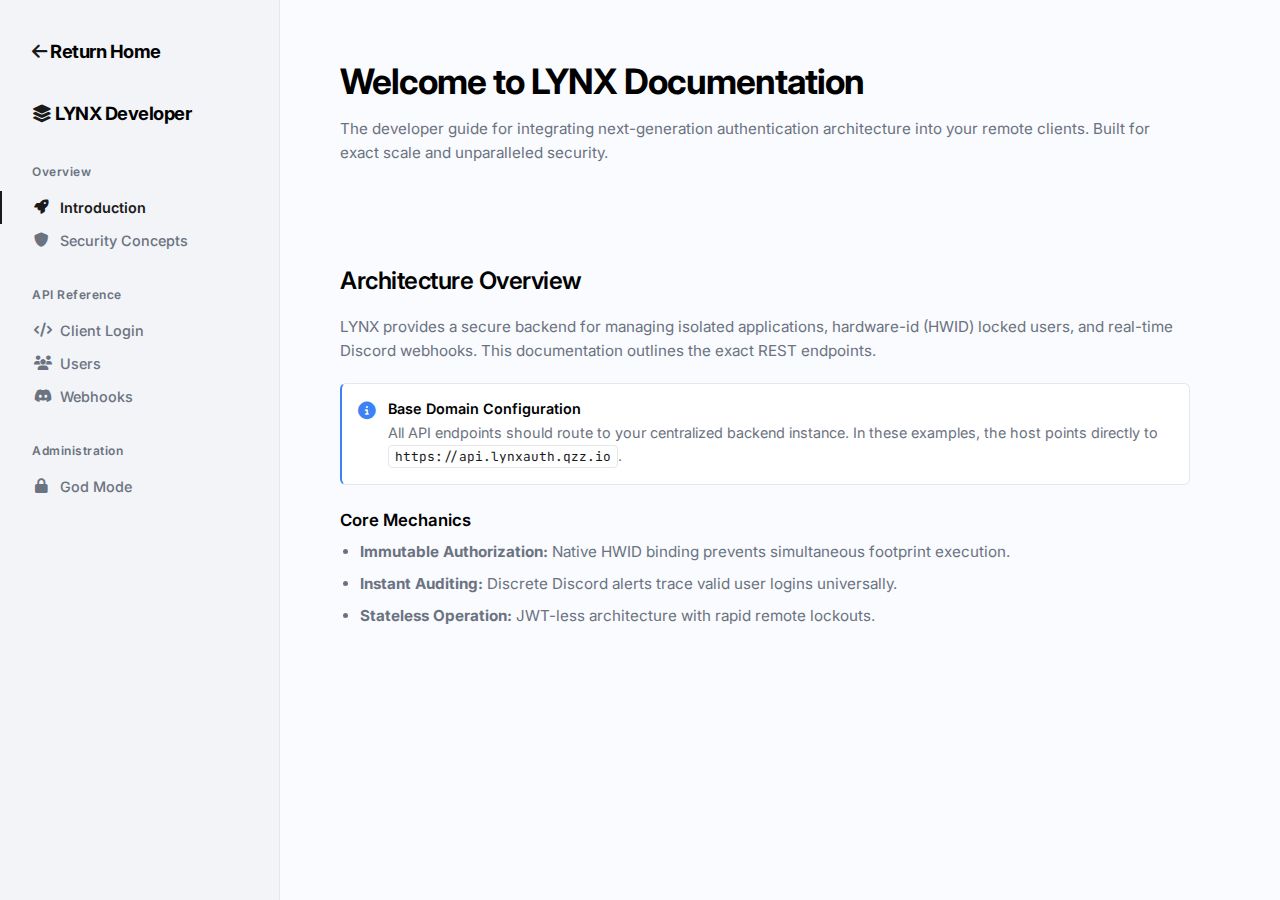
<file: docs.html>
<!DOCTYPE html>
<html lang="en">
<head>
    <meta charset="UTF-8">
    <meta name="viewport" content="width=device-width, initial-scale=1.0">
    <title>LYNX | Documentation</title>
    <link href="https://fonts.googleapis.com/css2?family=Inter:wght@400;500;600;700&family=JetBrains+Mono:wght@400;500&display=swap" rel="stylesheet">
    <link rel="stylesheet" href="https://cdnjs.cloudflare.com/ajax/libs/font-awesome/6.4.0/css/all.min.css">
    <style>
        :root {
            /* Clean White Theme Only */
            --bg-base: #f9fbff;
            --bg-surface: #ffffff;
            --bg-sidebar: #f2f4f7;
            --bg-hover: #eaedf2;
            
            --text-primary: #1a1a1b;
            --text-secondary: #6b7280;
            --text-accent: #000000;
            
            --border-subtle: #e5e7eb;
            --border-hover: #d1d5db;
            
            --success: #10b981;
            --warning: #f59e0b;
            --danger: #ef4444;
            --blue: #3b82f6;

            --font-main: 'Inter', -apple-system, BlinkMacSystemFont, "Segoe UI", Roboto, sans-serif;
            --font-code: 'JetBrains Mono', Consolas, Monaco, monospace;
        }

        * { 
            margin: 0; 
            padding: 0; 
            box-sizing: border-box; 
            scrollbar-width: none; /* Firefox */
            -ms-overflow-style: none; /* IE and Edge */
        }

        /* WebKit (Chrome, Safari, newer Edge) */
        ::-webkit-scrollbar {
            display: none;
        }

        body {
            background-color: var(--bg-base);
            color: var(--text-primary);
            font-family: var(--font-main);
            display: flex;
            height: 100vh;
            overflow: hidden;
            -webkit-font-smoothing: antialiased;
            -moz-osx-font-smoothing: grayscale;
            transition: background 0.3s ease, color 0.3s ease;
        }

        /* SIDEBAR (Minimalist) */
        aside {
            width: 280px;
            background: var(--bg-sidebar);
            border-right: 1px solid var(--border-subtle);
            padding: 40px 0;
            display: flex;
            flex-direction: column;
            z-index: 10;
        }

        .brand {
            font-family: var(--font-main);
            font-weight: 700;
            font-size: 1.15rem;
            color: var(--text-accent);
            padding: 0 32px;
            margin-bottom: 40px;
            display: flex;
            align-items: center;
            gap: 12px;
            letter-spacing: -0.5px;
        }

        .brand i { color: var(--text-primary); font-size: 1.1rem; }

        .nav-group { margin-bottom: 30px; }
        .nav-group-title {
            padding: 0 32px;
            font-size: 0.75rem;
            color: var(--text-secondary);
            font-weight: 600;
            margin-bottom: 12px;
            letter-spacing: 0.5px;
        }

        .nav-item {
            padding: 8px 32px;
            color: var(--text-secondary);
            font-weight: 500;
            font-size: 0.9rem;
            cursor: pointer;
            transition: color 0.2s, background 0.2s;
            display: flex;
            align-items: center;
            gap: 12px;
            border-left: 2px solid transparent;
        }

        .nav-item i { width: 14px; text-align: center; }
        .nav-item:hover { color: var(--text-primary); background: var(--bg-hover); }
        .nav-item.active {
            color: var(--text-primary);
            border-left-color: var(--text-primary);
            background: rgba(255, 255, 255, 0.03);
            font-weight: 600;
        }


        /* MAIN CONTENT (Clean reading space) */
        main {
            flex: 1;
            padding: 60px;
            overflow-y: auto;
            position: relative;
            scroll-behavior: smooth;
        }

        .hero-section {
            padding-bottom: 40px;
            margin-bottom: 40px;
            animation: fadeIn 0.4s ease;
        }

        h1 { 
            font-size: 2.2rem; 
            font-weight: 700; 
            letter-spacing: -1px; 
            margin-bottom: 15px; 
            color: var(--text-accent);
        }
        
        h2 { 
            font-size: 1.5rem; 
            font-weight: 600; 
            color: var(--text-accent); 
            margin: 40px 0 20px 0; 
            letter-spacing: -0.5px;
        }
        
        h3 { 
            font-size: 1.05rem; 
            font-weight: 600; 
            color: var(--text-accent); 
            margin: 25px 0 10px 0; 
        }

        p { 
            color: var(--text-secondary); 
            line-height: 1.6; 
            margin-bottom: 20px; 
            font-size: 0.95rem; 
        }

        .content-section {
            display: none;
            max-width: 850px;
            animation: fadeIn 0.4s ease;
        }
        .content-section.active { display: block; }

        @keyframes fadeIn {
            from { opacity: 0; transform: translateY(5px); }
            to { opacity: 1; transform: translateY(0); }
        }

        /* CODE BLOCKS (Flat and precise) */
        .code-block {
            background: var(--bg-surface);
            border: 1px solid var(--border-subtle);
            border-radius: 6px;
            padding: 20px;
            margin: 20px 0;
        }

        .code-header {
            display: flex;
            justify-content: space-between;
            align-items: center;
            margin-bottom: 15px;
            padding-bottom: 15px;
            border-bottom: 1px solid var(--border-subtle);
        }

        .code-lang {
            font-family: var(--font-code);
            font-size: 0.75rem;
            color: var(--text-secondary);
        }

        .copy-btn {
            background: transparent;
            border: 1px solid var(--border-subtle);
            color: var(--text-secondary);
            padding: 4px 8px;
            border-radius: 4px;
            font-size: 0.75rem;
            cursor: pointer;
            transition: 0.2s;
            display: flex;
            align-items: center;
            gap: 6px;
        }

        .copy-btn:hover { background: var(--bg-hover); color: var(--text-primary); border-color: var(--border-hover); }

        pre {
            font-family: var(--font-code);
            color: var(--text-primary);
            font-size: 0.85rem;
            line-height: 1.6;
            overflow-x: auto;
        }

        .keyword { color: #ff7b72; }
        .string { color: #a5d6ff; }
        .function { color: #d2a8ff; }
        .comment { color: #8b949e; }

        /* ENDPOINT CARDS (Flat structure) */
        .endpoint-card { margin-bottom: 40px; }

        .endpoint-url {
            display: flex;
            align-items: center;
            gap: 12px;
            font-family: var(--font-code);
            font-size: 0.9rem;
            margin-bottom: 15px;
            background: var(--bg-surface);
            padding: 12px 16px;
            border-radius: 6px;
            border: 1px solid var(--border-subtle);
        }

        .endpoint-badge {
            background: var(--bg-base);
            border: 1px solid var(--border-hover);
            color: var(--text-primary);
            padding: 2px 6px;
            border-radius: 4px;
            font-size: 0.75rem;
            font-weight: 500;
        }

        /* TABLES (Minimal horizontal borders) */
        table {
            width: 100%;
            border-collapse: collapse;
            margin: 20px 0;
        }

        th, td {
            text-align: left;
            padding: 12px 0;
            border-bottom: 1px solid var(--border-subtle);
            font-size: 0.9rem;
        }

        th { color: var(--text-primary); font-weight: 500; }
        td { color: var(--text-secondary); }
        td code, p code { 
            background: var(--bg-surface); 
            border: 1px solid var(--border-subtle);
            padding: 2px 6px; 
            border-radius: 4px; 
            font-family: var(--font-code); 
            font-size: 0.8rem; 
            color: var(--text-primary); 
        }

        ul { margin-left: 20px; margin-bottom: 20px; }
        li { color: var(--text-secondary); line-height: 1.6; margin-bottom: 8px; font-size: 0.95rem; }

        /* WARNING/INFO ALERTS (Subtle outlines) */
        .alert {
            padding: 16px;
            border-radius: 6px;
            margin: 20px 0;
            display: flex;
            gap: 12px;
            background: var(--bg-surface);
            border: 1px solid var(--border-subtle);
        }

        .alert-warning { border-left: 2px solid var(--warning); }
        .alert-info { border-left: 2px solid var(--blue); }

        .alert i { font-size: 1.1rem; margin-top: 2px; }
        .alert-warning i { color: var(--warning); }
        .alert-info i { color: var(--blue); }

        .alert-content p { margin: 0; font-size: 0.9rem; }
        .alert-content strong { display: block; margin-bottom: 4px; color: var(--text-accent); font-weight: 600; font-size: 0.9rem; }

        @media(max-width: 768px) {
            body { flex-direction: column; overflow-y: auto; overflow-x: hidden; }
            aside { width: 100%; height: auto; border-right: none; border-bottom: 1px solid var(--border-subtle); padding: 20px 0; flex-shrink: 0; position: static; transition: 0.3s; }
            .brand { margin-bottom: 0px; padding: 0 20px; display: flex; justify-content: space-between; align-items: center; width: 100%; }
            .nav-group { display: none; }
            aside.open .nav-group { display: block; margin-top: 25px; }
            aside.open .brand { margin-bottom: 25px; }
            #mobile-toggle { display: block !important; font-size: 1.5rem; color: var(--text-primary); }
            .nav-group-title { padding: 0 20px; }
            .nav-item { padding: 10px 20px; }
            main { padding: 30px 20px; flex-shrink: 0; overflow-y: visible; }
            h1 { font-size: 1.8rem; }
            .hero-section { margin-bottom: 30px; padding-bottom: 30px; }
            .content-section { max-width: 100%; }
            .endpoint-url { flex-direction: column; align-items: flex-start; gap: 8px; }
            table, th, td { display: block; width: 100%; border: none; }
            th { border-bottom: 1px solid var(--border-subtle); }
            td { padding: 8px 0; border-bottom: 1px dotted var(--border-subtle); }
            tr { margin-bottom: 20px; display: block; border-bottom: 1px solid var(--border-subtle); padding-bottom: 10px;}
            pre { font-size: 0.75rem; }
        }
    </style>
</head>
<body>

    <aside id="docs-sidebar">
        <a href="index.html" style="text-decoration:none;" class="brand">
            <div><i class="fa-solid fa-arrow-left"></i> Return Home</div>
        </a>

        <div class="brand">
            <div><i class="fa-solid fa-layer-group"></i> LYNX Developer</div>
            <i class="fa-solid fa-bars" id="mobile-toggle" onclick="document.getElementById('docs-sidebar').classList.toggle('open')" style="display:none; cursor:pointer;"></i>
        </div>
        
        <div class="nav-group">
            <div class="nav-group-title">Overview</div>
            <div class="nav-item active" onclick="switchSection('intro', this)"><i class="fa-solid fa-rocket"></i> Introduction</div>
            <div class="nav-item" onclick="switchSection('auth', this)"><i class="fa-solid fa-shield"></i> Security Concepts</div>
        </div>

        <div class="nav-group">
            <div class="nav-group-title">API Reference</div>
            <div class="nav-item" onclick="switchSection('api-login', this)"><i class="fa-solid fa-code"></i> Client Login</div>
            <div class="nav-item" onclick="switchSection('api-users', this)"><i class="fa-solid fa-users"></i> Users</div>
            <div class="nav-item" onclick="switchSection('api-webhooks', this)"><i class="fa-brands fa-discord"></i> Webhooks</div>
        </div>
        
        <div class="nav-group">
            <div class="nav-group-title">Administration</div>
            <div class="nav-item" onclick="switchSection('admin', this)"><i class="fa-solid fa-lock"></i> God Mode</div>
        </div>
    </aside>

    <main>
        <!-- INTRODUCTION -->
        <div id="intro" class="content-section active">
            <div class="hero-section">
                <h1>Welcome to LYNX Documentation</h1>
                <p>The developer guide for integrating next-generation authentication architecture into your remote clients. Built for exact scale and unparalleled security.</p>
            </div>

            <h2>Architecture Overview</h2>
            <p>LYNX provides a secure backend for managing isolated applications, hardware-id (HWID) locked users, and real-time Discord webhooks. This documentation outlines the exact REST endpoints.</p>

            <div class="alert alert-info">
                <i class="fa-solid fa-circle-info"></i>
                <div class="alert-content">
                    <strong>Base Domain Configuration</strong>
                    <p>All API endpoints should route to your centralized backend instance. In these examples, the host points directly to <code>https://api.lynxauth.qzz.io</code>.</p>
                </div>
            </div>

            <h3>Core Mechanics</h3>
            <ul>
                <li><b>Immutable Authorization:</b> Native HWID binding prevents simultaneous footprint execution.</li>
                <li><b>Instant Auditing:</b> Discrete Discord alerts trace valid user logins universally.</li>
                <li><b>Stateless Operation:</b> JWT-less architecture with rapid remote lockouts.</li>
            </ul>
        </div>

        <!-- AUTHENTICATION -->
        <div id="auth" class="content-section">
            <div class="hero-section">
                <h1>Authentication Architecture</h1>
                <p>Understanding identity resolution and keys inside LYNX.</p>
            </div>

            <h2>Security Isolation</h2>
            <p>We divide environment credentials explicitly into two discrete spheres:</p>
            
            <div class="endpoint-card">
                <h3>1. Master Access (Dashboard & Admin)</h3>
                <p>Operations targeting global application drops and user allocations require your <code>OwnerID</code>. Think of this as the root system key generated during Firebase authentication.</p>
            </div>

            <div class="endpoint-card">
                <h3>2. Executable Access (Client Bins)</h3>
                <p>Compiled software (C#, Python, DLLs) strictly relies on an application-level <code>App Secret</code>. An App Secret cannot query your wallet data, nor can it obliterate databases.</p>
            </div>

            <div class="alert alert-warning">
                <i class="fa-solid fa-triangle-exclamation"></i>
                <div class="alert-content">
                    <strong>Avoid Hardcoding Master Secrets</strong>
                    <p>Never expose your <code>OwnerID</code> within redistributable client binaries! Only compile the <code>App Secret</code> inside your executable.</p>
                </div>
            </div>
        </div>

        <!-- API: CLIENT LOGIN -->
        <div id="api-login" class="content-section">
            <div class="hero-section">
                <h1>Client Login</h1>
                <p>Authenticate an end-user from remote software boundaries.</p>
            </div>

            <div class="endpoint-card">
                <div class="endpoint-url">
                    <span class="endpoint-badge">POST</span>
                    <span style="color: var(--text-accent);">/api/1.0/user_login</span>
                </div>
                <p>Evaluates a given username, password, and HWID fingerprint against your exact application tier.</p>
                
                <h3>Request Payload (JSON)</h3>
                <table>
                    <tr><th>Parameter</th><th>Type</th><th>Descriptor</th></tr>
                    <tr><td><code>ownerid</code></td><td>String</td><td>Your global Seller ID reference</td></tr>
                    <tr><td><code>app_secret</code></td><td>String</td><td>The isolated secret token for your specific App</td></tr>
                    <tr><td><code>username</code></td><td>String</td><td>The provisioned user identity</td></tr>
                    <tr><td><code>password</code></td><td>String</td><td>The provisioned user password</td></tr>
                    <tr><td><code>hwid</code></td><td>String</td><td>The local physical machine digest (ex. SHA256)</td></tr>
                </table>

                <div class="code-block">
                    <div class="code-header">
                        <span class="code-lang">Python (lynx.py)</span>
                        <div class="copy-btn" onclick="navigator.clipboard.writeText(this.parentElement.nextElementSibling.innerText); const t = this.innerText; this.innerHTML = '<i class=\'fa-solid fa-check\'></i> Copied!'; setTimeout(()=>this.innerHTML=t, 2000);"><i class="fa-regular fa-copy"></i> Copy</div>
                    </div>
<pre>
<span class="keyword">import</span> requests
<span class="keyword">import</span> platform
<span class="keyword">import</span> hashlib

<span class="keyword">class</span> LynxAuthAPI:
    <span class="keyword">def</span> __init__(self, ownerid, secret, api_url=<span class="string">"https://api.lynxauth.qzz.io"</span>):
        <span class="keyword">if</span> api_url.endswith(<span class="string">"/"</span>):
            api_url = api_url[:-1]
        
        self.ownerid = ownerid
        self.secret = secret
        self.api_url = <span class="string">f"{api_url}/api/1.0/user_login"</span>

    <span class="keyword">def</span> get_hwid(self):
        <span class="keyword">return</span> hashlib.sha256(<span class="string">f"{platform.node()}-{platform.processor()}"</span>.encode()).hexdigest()

    <span class="keyword">def</span> login(self, username, password):
        payload = {
            <span class="string">"ownerid"</span>: self.ownerid,
            <span class="string">"app_secret"</span>: self.secret,
            <span class="string">"username"</span>: username,
            <span class="string">"password"</span>: password,
            <span class="string">"hwid"</span>: self.get_hwid()
        }
        <span class="keyword">try</span>:
            response = requests.post(self.api_url, json=payload)
            <span class="keyword">return</span> response.json()
        <span class="keyword">except</span> requests.exceptions.RequestException <span class="keyword">as</span> e:
            <span class="keyword">return</span> {<span class="string">"success"</span>: False, <span class="string">"message"</span>: <span class="string">f"Connection Error: {e}"</span>}
</pre>
                </div>

                <div class="code-block">
                    <div class="code-header">
                        <span class="code-lang">C# (Auth.cs)</span>
                        <div class="copy-btn" onclick="navigator.clipboard.writeText(this.parentElement.nextElementSibling.innerText); const t = this.innerText; this.innerHTML = '<i class=\'fa-solid fa-check\'></i> Copied!'; setTimeout(()=>this.innerHTML=t, 2000);"><i class="fa-regular fa-copy"></i> Copy</div>
                    </div>
<pre>
<span class="keyword">using</span> System.Security.Cryptography;
<span class="keyword">using</span> System.Text;
<span class="keyword">using</span> Newtonsoft.Json;
<span class="keyword">using</span> System;
<span class="keyword">using</span> System.Net.Http;
<span class="keyword">using</span> System.Threading.Tasks;

<span class="keyword">namespace</span> LynxAuth
{
    <span class="keyword">public class</span> Auth
    {
        <span class="keyword">private readonly string</span> OwnerId;
        <span class="keyword">private readonly string</span> Secret;
        <span class="keyword">private readonly string</span> ApiUrl;
        <span class="keyword">private static readonly</span> HttpClient client = <span class="keyword">new</span> HttpClient();

        <span class="keyword">public</span> Auth(<span class="keyword">string</span> ownerid, <span class="keyword">string</span> secret, <span class="keyword">string</span> apiUrl = <span class="string">"https://api.lynxauth.qzz.io"</span>)
        {
            OwnerId = ownerid;
            Secret = secret;

            <span class="keyword">if</span> (apiUrl.EndsWith(<span class="string">"/"</span>))
                apiUrl = apiUrl.TrimEnd(<span class="string">'/'</span>);

            ApiUrl = <span class="string">$"{apiUrl}/api/1.0/user_login"</span>;
        }

        <span class="keyword">private static string</span> GetHwid()
        {
            var input = <span class="string">$"{Environment.MachineName}-{Environment.UserName}-{Environment.ProcessorCount}"</span>;
            <span class="keyword">using</span> (var sha256 = SHA256.Create())
            {
                var bytes = sha256.ComputeHash(Encoding.UTF8.GetBytes(input));
                <span class="keyword">return</span> BitConverter.ToString(bytes).Replace(<span class="string">"-"</span>, <span class="string">""</span>).ToLowerInvariant();
            }
        }

        <span class="keyword">public async</span> Task&lt;dynamic&gt; Login(<span class="keyword">string</span> username, <span class="keyword">string</span> password)
        {
            var payload = <span class="keyword">new</span>
            {
                ownerid = OwnerId,
                app_secret = Secret,
                username = username,
                password = password,
                hwid = GetHwid()
            };

            var json = JsonConvert.SerializeObject(payload);
            var content = <span class="keyword">new</span> StringContent(json, Encoding.UTF8, <span class="string">"application/json"</span>);

            <span class="keyword">try</span>
            {
                var response = <span class="keyword">await</span> client.PostAsync(ApiUrl, content);
                var result = <span class="keyword">await</span> response.Content.ReadAsStringAsync();
                <span class="keyword">return</span> JsonConvert.DeserializeObject(result);
            }
            <span class="keyword">catch</span> (HttpRequestException e)
            {
                <span class="keyword">return new</span> { success = <span class="keyword">false</span>, message = <span class="string">$"Connection Error: {e.Message}"</span> };
            }
        }
    }
}
</pre>
                </div>
            </div>
            
            <h2>Response Interpretation</h2>
            <p>A unified dict/JSON object outlining session persistence is returned.</p>
            <ul>
                <li><code>{"success": true, "message": "Login successful.", "info": {"expires": "2026-12-31T00:00:00"}}</code></li>
                <li><code>{"success": false, "message": "HWID mismatch."}</code> - Machine footprint deviation.</li>
                <li><code>{"success": false, "message": "Your subscription has expired."}</code> - Strict time lockout.</li>
            </ul>
        </div>

        <!-- API: USER MANAGEMENT -->
        <div id="api-users" class="content-section">
            <div class="hero-section">
                <h1>User Management</h1>
                <p>Modify and assign entity states remotely through external bots or scripts.</p>
            </div>

            <div class="endpoint-card">
                <div class="endpoint-url">
                    <span class="endpoint-badge" style="color: var(--blue);">POST</span>
                    <span style="color: var(--text-accent);">/users/action</span>
                </div>
                <p>Interact with active user allocations (e.g. resetting fingerprints).</p>
                
                <h3>Schema</h3>
                <table>
                    <tr><th>Parameter</th><th>Type</th><th>Notes</th></tr>
                    <tr><td><code>user_id</code></td><td>String</td><td>Database document ID context</td></tr>
                    <tr><td><code>action</code></td><td>String</td><td><code>"reset_hwid"</code>, <code>"set_expiry"</code>, or <code>"toggle_lock"</code></td></tr>
                    <tr><td><code>lock_state</code></td><td>Boolean</td><td>Active ONLY if action = "toggle_lock"</td></tr>
                    <tr><td><code>expire_str</code></td><td>String</td><td>Active ONLY if action = "set_expiry"</td></tr>
                </table>
            </div>

            <div class="endpoint-card">
                <div class="endpoint-url">
                    <span class="endpoint-badge" style="color: var(--blue);">POST</span>
                    <span style="color: var(--text-accent);">/users/create</span>
                </div>
                <p>Generate fresh identity matrices assigned to an App.</p>
                
                <h3>Schema</h3>
                <table>
                    <tr><th>Parameter</th><th>Type</th><th>Notes</th></tr>
                    <tr><td><code>ownerid</code></td><td>String</td><td>Master credential identity</td></tr>
                    <tr><td><code>appid</code></td><td>String</td><td>Locational registry string</td></tr>
                    <tr><td><code>username/password</code></td><td>String</td><td>Keys</td></tr>
                    <tr><td><code>days</code></td><td>Integer</td><td>Time added. Use <code>0</code> for Lifetime.</td></tr>
                </table>
            </div>
        </div>

        <!-- API: WEBHOOKS -->
        <div id="api-webhooks" class="content-section">
            <div class="hero-section">
                <h1>Discord Integration</h1>
                <p>Track network activity smoothly on social servers.</p>
            </div>

            <p>If webhook parameters are flagged active on the backend, LYNX dispatches an embed silently tracking end-user client behavior upon boot.</p>

            <div class="endpoint-card">
                <div class="endpoint-url">
                    <span class="endpoint-badge" style="color: var(--blue);">POST</span>
                    <span style="color: var(--text-accent);">/apps/webhook/save</span>
                </div>
                <p>Write discord targets to memory.</p>
                
                <h3>Schema</h3>
                <table>
                    <tr><th>Parameter</th><th>Type</th><th>Notes</th></tr>
                    <tr><td><code>appid</code></td><td>String</td><td>Identity context</td></tr>
                    <tr><td><code>webhook_url</code></td><td>String</td><td>Standard discord domain url</td></tr>
                    <tr><td><code>show_hwid</code></td><td>Boolean</td><td>Display user hash dynamically</td></tr>
                    <tr><td><code>show_expiry</code></td><td>Boolean</td><td>Compute total time left</td></tr>
                    <tr><td><code>show_app</code></td><td>Boolean</td><td>Expose software name</td></tr>
                </table>
            </div>
        </div>


        <!-- ADMIN SECTION -->
        <div id="admin" class="content-section">
            <div class="hero-section">
                <h1>Platform Administration</h1>
                <p>God Mode paths strictly reserved for platform administrators.</p>
            </div>

            <div class="endpoint-card">
                <div class="endpoint-url">
                    <span class="endpoint-badge" style="color: #a855f7;">POST</span>
                    <span style="color: var(--text-accent);">/admin/stats</span>
                </div>
                <p>Calculate total node latency and platform capacities.</p>
                <div class="code-block">
<pre>
<span class="comment">// Standard HTTP 200 Returns:</span>
{
    <span class="string">"status"</span>: <span class="string">"success"</span>,
    <span class="string">"sellers"</span>: <span class="keyword">15</span>,
    <span class="string">"users"</span>: <span class="keyword">342</span>,
    <span class="string">"gold"</span>: <span class="keyword">8</span>,
    <span class="string">"apps"</span>: <span class="keyword">21</span>
}
</pre>
                </div>
            </div>
        </div>

    </main>

    <script>
        function switchSection(id, element) {
            document.querySelectorAll('.content-section').forEach(s => s.classList.remove('active'));
            document.getElementById(id).classList.add('active');
            
            document.querySelectorAll('.nav-item').forEach(n => n.classList.remove('active'));
            element.classList.add('active');
            
            document.getElementById('docs-sidebar').classList.remove('open');
            window.scrollTo({top: 0, behavior: 'smooth'});
        }
    </script>
</body>
</html>
</file>
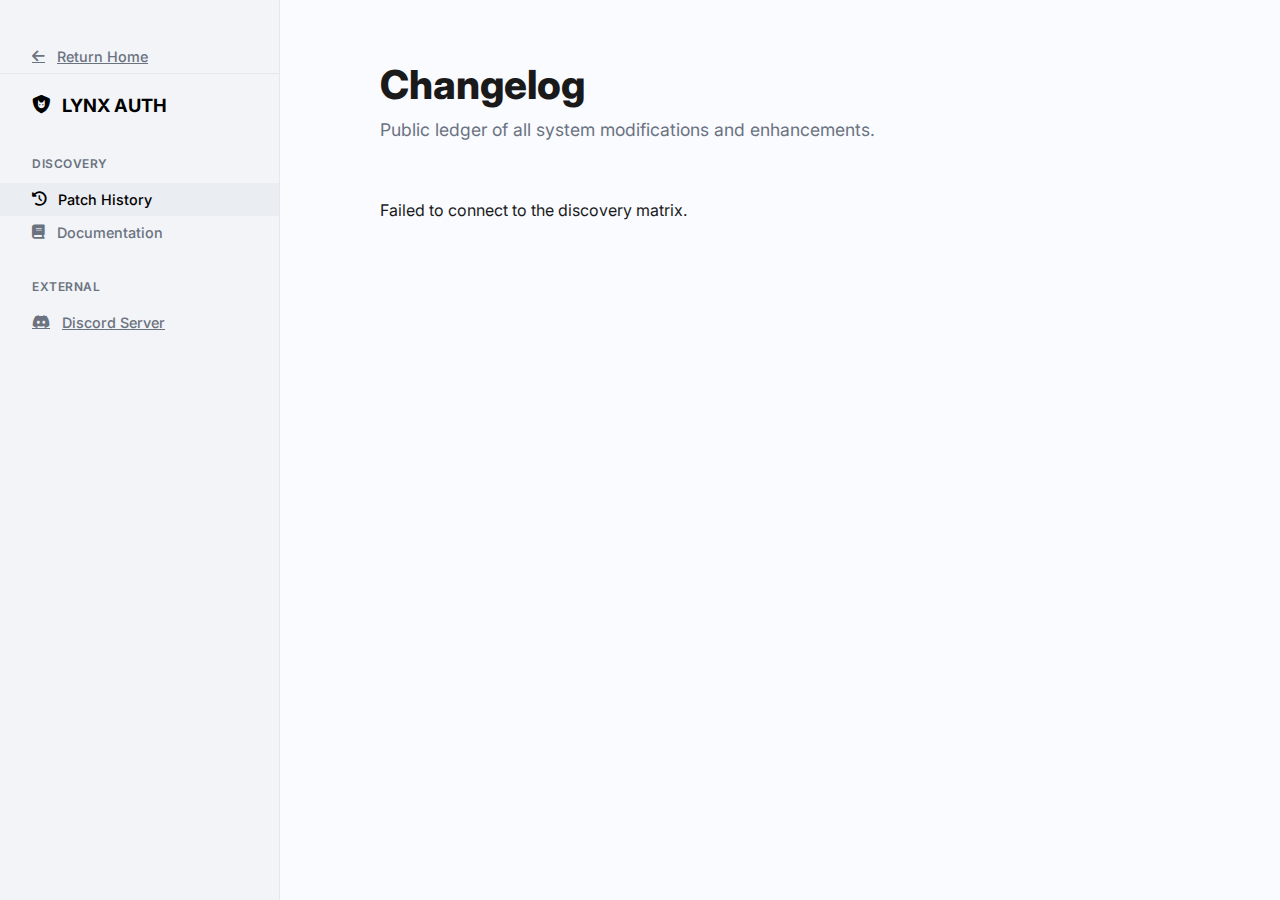
<file: updates.html>
<!DOCTYPE html>
<html lang="en">
<head>
    <meta charset="UTF-8">
    <meta name="viewport" content="width=device-width, initial-scale=1.0">
    <title>LYNX | Changelog</title>
    <link href="https://fonts.googleapis.com/css2?family=Inter:wght@400;500;600;700&family=JetBrains+Mono:wght@400;500&display=swap" rel="stylesheet">
    <link rel="stylesheet" href="https://cdnjs.cloudflare.com/ajax/libs/font-awesome/6.4.0/css/all.min.css">
    <style>
        :root {
            --bg-base: #f9fbff;
            --bg-surface: #ffffff;
            --bg-sidebar: #f2f4f7;
            --bg-hover: #eaedf2;
            
            --text-primary: #1a1a1b;
            --text-secondary: #6b7280;
            --text-accent: #000000;
            
            --border-subtle: #e5e7eb;
            --border-hover: #d1d5db;
            
            --primary: #6366f1;
            --blue: #3b82f6;

            --font-main: 'Inter', -apple-system, BlinkMacSystemFont, "Segoe UI", Roboto, sans-serif;
            --font-code: 'JetBrains Mono', Consolas, Monaco, monospace;
        }

        * { margin: 0; padding: 0; box-sizing: border-box; }
        ::-webkit-scrollbar { display: none; }

        body {
            background-color: var(--bg-base);
            color: var(--text-primary);
            font-family: var(--font-main);
            display: flex;
            height: 100vh;
            overflow: hidden;
            -webkit-font-smoothing: antialiased;
            transition: background 0.3s ease, color 0.3s ease;
        }

        /* SIDEBAR */
        aside {
            width: 280px;
            background: var(--bg-sidebar);
            border-right: 1px solid var(--border-subtle);
            padding: 40px 0;
            display: flex;
            flex-direction: column;
            z-index: 10;
        }

        .brand {
            font-family: var(--font-main);
            font-weight: 700;
            font-size: 1.15rem;
            color: var(--text-accent);
            padding: 0 32px;
            margin-bottom: 40px;
            display: flex;
            align-items: center;
            gap: 12px;
            cursor: pointer;
            text-decoration: none;
        }

        .nav-group { margin-bottom: 30px; }
        .nav-group-title {
            padding: 0 32px;
            font-size: 0.75rem;
            color: var(--text-secondary);
            font-weight: 600;
            margin-bottom: 12px;
            letter-spacing: 0.5px;
        }

        .nav-item {
            padding: 8px 32px;
            color: var(--text-secondary);
            font-weight: 500;
            font-size: 0.9rem;
            cursor: pointer;
            transition: 0.2s;
            display: flex;
            align-items: center;
            gap: 12px;
        }

        .nav-item:hover, .nav-item.active {
            color: var(--text-accent);
            background: var(--bg-hover);
        }


        /* MAIN CONTENT */
        main {
            flex: 1;
            padding: 60px 80px;
            overflow-y: auto;
            scroll-behavior: smooth;
        }

        .container { max-width: 800px; margin: 0 auto; }

        .header { margin-bottom: 60px; }
        .header h1 { font-size: 2.5rem; font-weight: 800; margin-bottom: 10px; }
        .header p { color: var(--text-secondary); font-size: 1.1rem; }

        .update-card {
            position: relative;
            padding-left: 40px;
            margin-bottom: 60px;
            border-left: 2px solid var(--border-subtle);
        }

        .update-card::before {
            content: '';
            position: absolute;
            left: -7px;
            top: 0;
            width: 12px;
            height: 12px;
            border-radius: 50%;
            background: var(--primary);
            box-shadow: 0 0 15px var(--primary);
        }

        .update-date {
            font-family: var(--font-code);
            font-size: 0.75rem;
            color: var(--primary);
            font-weight: 600;
            margin-bottom: 8px;
            text-transform: uppercase;
        }

        .update-title {
            font-size: 1.5rem;
            font-weight: 700;
            margin-bottom: 15px;
            color: var(--text-accent);
        }

        .update-content {
            color: var(--text-secondary);
            font-size: 1rem;
            line-height: 1.7;
            background: var(--bg-surface);
            padding: 24px;
            border-radius: 12px;
            border: 1px solid var(--border-subtle);
        }

        @media (max-width: 900px) {
            aside { display: none; }
            main { padding: 40px 24px; }
        }
    </style>
</head>
<body>

    <aside>
        <a href="index.html" class="nav-item" style="border-bottom: 1px solid var(--border-subtle); margin-bottom: 20px;">
            <i class="fa-solid fa-arrow-left"></i>
            Return Home
        </a>

        <a href="index.html" class="brand">
            <i class="fa-solid fa-shield-cat"></i>
            LYNX AUTH
        </a>

        <div class="nav-group">
            <div class="nav-group-title">DISCOVERY</div>
            <div class="nav-item active">
                <i class="fa-solid fa-clock-rotate-left"></i> Patch History
            </div>
            <a href="docs.html" style="text-decoration:none;" class="nav-item">
                <i class="fa-solid fa-book"></i> Documentation
            </a>
        </div>

        <div class="nav-group">
            <div class="nav-group-title">EXTERNAL</div>
            <a href="https://discord.gg/Sz5ZGfk3GX" target="_blank" class="nav-item">
                <i class="fa-brands fa-discord"></i> Discord Server
            </a>
        </div>

    </aside>

    <main>
        <div class="container">
            <div class="header">
                <h1>Changelog</h1>
                <p>Public ledger of all system modifications and enhancements.</p>
            </div>

            <div id="updates-list">
                <div style="color:var(--text-secondary);">Syncing logs...</div>
            </div>
        </div>
    </main>

    <script>
        async function fetchUpdates() {
            const container = document.getElementById('updates-list');
            try {
                const response = await fetch('https://api.lynxauth.qzz.io/public/updates');
                const data = await response.json();

                if (data.status === 'success' && data.updates) {
                    container.innerHTML = '';
                    data.updates.forEach(u => {
                        const date = u.date ? u.date.split(' ')[0] : 'RECENT';
                        const card = document.createElement('div');
                        card.className = 'update-card';
                        card.innerHTML = `
                            <div class="update-date">${date}</div>
                            <div class="update-title">System Update</div>
                            <div class="update-content">
                                ${u.message}
                            </div>
                        `;
                        container.appendChild(card);
                    });
                } else {
                    container.innerHTML = '<div style="color:var(--text-secondary);">No updates found.</div>';
                }
            } catch (e) {
                container.innerHTML = '<div style="color:var(--danger);">Failed to connect to the discovery matrix.</div>';
            }
        }
        fetchUpdates();
    </script>
</body>
</html>
</file>
